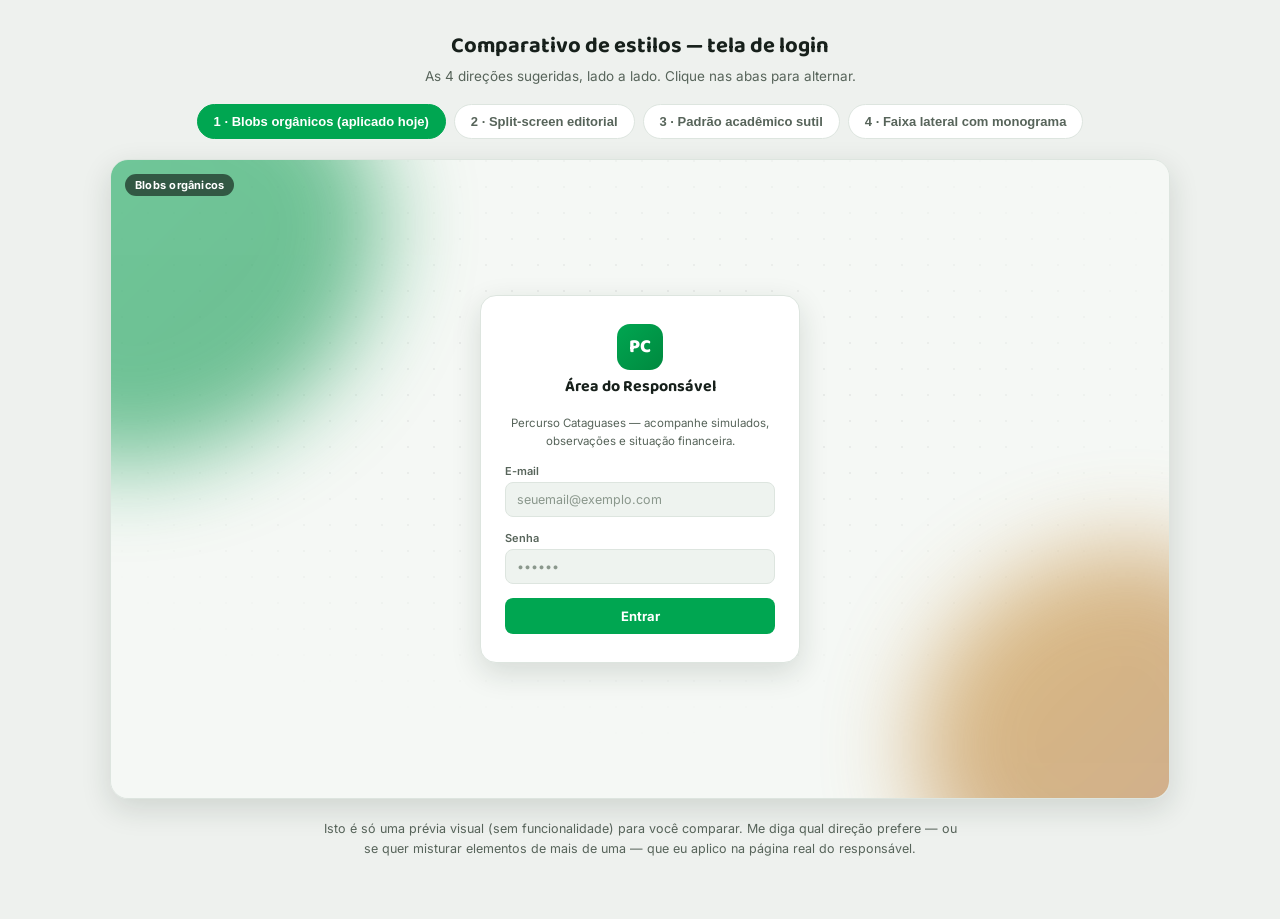
<file: comparativo-login.html>
<!DOCTYPE html>
<html lang="pt-BR">
<head>
<meta charset="UTF-8">
<meta name="viewport" content="width=device-width, initial-scale=1.0">
<title>Comparativo — Tela de Login</title>
<link rel="stylesheet" href="https://fonts.googleapis.com/css2?family=Baloo+2:wght@600;700;800&family=Inter:wght@400;500;600;700&family=JetBrains+Mono:wght@500;600&display=swap">
<style>
  :root {
    --accent: #00a651;
    --accent-strong: #00893f;
    --accent-soft: #e3f5ea;
    --accent-soft-line: #c3e8d2;
    --gold: #c98a1f;
    --gold-soft: #faf1de;
    --bg: #f5f8f5;
    --surface: #ffffff;
    --surface-2: #eef3ef;
    --border: #dde5df;
    --text: #17201b;
    --text-muted: #57645a;
    --text-faint: #8a978c;
    --shadow: 0 1px 2px rgba(20,30,22,.06), 0 4px 16px rgba(20,30,22,.06);
    --shadow-lift: 0 10px 30px rgba(20,40,25,.14);
    --font-display: "Baloo 2", "Poppins", system-ui, sans-serif;
    --font-body: "Inter", system-ui, -apple-system, sans-serif;
    --ease-out-quart: cubic-bezier(.25,1,.5,1);
    --ease-out-expo: cubic-bezier(.16,1,.3,1);
  }
  * { box-sizing: border-box; }
  html, body { margin: 0; padding: 0; }
  body {
    font-family: var(--font-body);
    background: #eef1ee;
    color: var(--text);
    min-height: 100vh;
  }
  .page {
    max-width: 1100px; margin: 0 auto; padding: 28px 20px 60px;
    display: flex; flex-direction: column; gap: 20px;
  }
  .page-head { text-align: center; display: flex; flex-direction: column; gap: 4px; }
  .page-head h1 { font-family: var(--font-display); font-size: 22px; margin: 0; }
  .page-head p { margin: 0; color: var(--text-muted); font-size: 13.5px; }

  .tabs { display: flex; gap: 8px; flex-wrap: wrap; justify-content: center; }
  .tab-btn {
    padding: 9px 16px; border-radius: 999px; border: 1px solid var(--border);
    background: #fff; color: var(--text-muted); font-weight: 600; font-size: 13px; cursor: pointer;
    transition: all .2s var(--ease-out-quart);
  }
  .tab-btn:hover { border-color: var(--accent-soft-line); color: var(--text); }
  .tab-btn.active { background: var(--accent); border-color: var(--accent); color: #fff; }

  .frame {
    position: relative;
    width: 100%;
    height: 640px;
    border-radius: 18px;
    overflow: hidden;
    box-shadow: var(--shadow-lift);
    border: 1px solid var(--border);
  }
  .scene { position: absolute; inset: 0; display: none; }
  .scene.active { display: flex; }
  .scene-label {
    position: absolute; top: 14px; left: 14px; z-index: 5;
    background: rgba(0,0,0,.55); color: #fff; font-size: 11px; font-weight: 700;
    padding: 4px 10px; border-radius: 999px; letter-spacing: .02em;
  }

  /* -------- login card reutilizado em todas as cenas -------- */
  .mini-card {
    width: 100%; max-width: 320px; background: var(--surface); border: 1px solid var(--border);
    border-radius: 16px; box-shadow: var(--shadow-lift); padding: 28px 24px;
    display: flex; flex-direction: column; gap: 14px; position: relative; z-index: 2;
  }
  .mini-logo { display: flex; flex-direction: column; align-items: center; gap: 4px; margin-bottom: 2px; }
  .mini-badge {
    width: 46px; height: 46px; border-radius: 13px;
    background: linear-gradient(135deg, var(--accent), var(--accent-strong));
    display: flex; align-items: center; justify-content: center; color: #fff;
    font-family: var(--font-display); font-weight: 800; font-size: 19px;
  }
  .mini-title { font-family: var(--font-display); font-weight: 700; font-size: 16px; }
  .mini-sub { margin: 0; font-size: 11.5px; color: var(--text-muted); text-align: center; line-height: 1.5; }
  .mini-field { display: flex; flex-direction: column; gap: 4px; }
  .mini-field label { font-size: 11px; font-weight: 600; color: var(--text-muted); }
  .mini-field .box { padding: 9px 11px; border: 1px solid var(--border); border-radius: 8px; background: var(--surface-2); font-size: 12.5px; color: var(--text-faint); }
  .mini-btn {
    background: var(--accent); color: #fff; border: none; border-radius: 8px; padding: 10px 14px;
    font-weight: 700; font-size: 13px; text-align: center;
  }

  /* ===================== CENA 1 — Blobs orgânicos ===================== */
  #scene-blobs {
    align-items: center; justify-content: center; background: var(--bg); overflow: hidden;
  }
  #scene-blobs .dots {
    position: absolute; inset: -10%;
    background-image: radial-gradient(color-mix(in srgb, var(--text) 16%, transparent) 1.4px, transparent 1.4px);
    background-size: 26px 26px;
    -webkit-mask-image: radial-gradient(ellipse 70% 60% at 50% 40%, #000 0%, transparent 75%);
            mask-image: radial-gradient(ellipse 70% 60% at 50% 40%, #000 0%, transparent 75%);
    opacity: .5;
  }
  #scene-blobs .blob { position: absolute; filter: blur(46px); opacity: .55; }
  #scene-blobs .blob-a {
    top: -18%; left: -14%; width: 420px; height: 420px;
    background: linear-gradient(135deg, var(--accent), var(--accent-strong));
    border-radius: 42% 58% 65% 35% / 45% 40% 60% 55%;
    animation: floatA 16s var(--ease-out-quart) infinite;
  }
  #scene-blobs .blob-b {
    bottom: -20%; right: -12%; width: 380px; height: 380px;
    background: linear-gradient(135deg, var(--gold), #a86b3e);
    border-radius: 60% 40% 35% 65% / 55% 60% 40% 45%;
    animation: floatB 19s var(--ease-out-quart) infinite;
  }
  @keyframes floatA { 0%,100% { transform: translate(0,0) rotate(0); } 50% { transform: translate(20px,-24px) rotate(10deg); } }
  @keyframes floatB { 0%,100% { transform: translate(0,0) rotate(0); } 50% { transform: translate(-22px,18px) rotate(-8deg); } }

  /* ===================== CENA 2 — Split-screen editorial ===================== */
  #scene-split { background: var(--surface); }
  #scene-split .left-panel {
    width: 44%; height: 100%; position: relative; overflow: hidden;
    background: linear-gradient(155deg, var(--accent-strong), #00622c 70%);
    display: flex; flex-direction: column; justify-content: space-between;
    padding: 34px 30px; color: #fff;
  }
  #scene-split .left-panel .shapes { position: absolute; inset: 0; opacity: .5; }
  #scene-split .left-panel .shapes svg { position: absolute; }
  #scene-split .brand-mark { display: flex; align-items: center; gap: 10px; position: relative; z-index: 2; }
  #scene-split .brand-mark .dot { width: 10px; height: 10px; border-radius: 50%; background: var(--gold); }
  #scene-split .brand-mark span { font-family: var(--font-display); font-weight: 700; font-size: 15px; }
  #scene-split .headline { position: relative; z-index: 2; }
  #scene-split .headline h2 { font-family: var(--font-display); font-size: 26px; line-height: 1.25; margin: 0 0 10px; font-weight: 700; }
  #scene-split .headline p { margin: 0; font-size: 12.5px; opacity: .85; line-height: 1.6; max-width: 260px; }
  #scene-split .right-panel { flex: 1; display: flex; align-items: center; justify-content: center; padding: 20px; background: var(--bg); }

  /* ===================== CENA 3 — Padrão acadêmico sutil ===================== */
  #scene-pattern { align-items: center; justify-content: center; background: var(--bg); overflow: hidden; }
  #scene-pattern .pattern-layer {
    position: absolute; inset: 0;
    background-image:
      url("data:image/svg+xml;utf8,<svg xmlns='http://www.w3.org/2000/svg' width='120' height='120'><g fill='none' stroke='%2300a651' stroke-width='1.5' opacity='0.16'><path d='M20 30 L40 22 L60 30 L40 38 Z'/><path d='M40 38 V 50'/><circle cx='40' cy='52' r='2'/><rect x='85' y='20' width='18' height='14' rx='1.5'/><line x1='85' y1='26' x2='103' y2='26'/><line x1='85' y1='30' x2='103' y2='30'/><path d='M15 85 l16 -16 l3 3 l-16 16 l-5 1 Z'/></g></svg>");
    background-size: 120px 120px;
  }
  #scene-pattern .pattern-fade {
    position: absolute; inset: 0;
    background: radial-gradient(ellipse 60% 55% at 50% 45%, transparent 0%, var(--bg) 78%);
  }

  /* ===================== CENA 4 — Faixa lateral com monograma ===================== */
  #scene-sidebar { background: var(--bg); }
  #scene-sidebar .side-bar {
    width: 130px; height: 100%; position: relative; flex-shrink: 0;
    background: linear-gradient(180deg, var(--accent), var(--accent-strong));
    clip-path: polygon(0 0, 100% 0, 78% 100%, 0% 100%);
    display: flex; align-items: flex-end; padding: 30px 0 40px 26px;
  }
  #scene-sidebar .side-bar .mono {
    font-family: var(--font-display); font-weight: 800; font-size: 64px; color: rgba(255,255,255,.24);
    line-height: .8; letter-spacing: -2px;
  }
  #scene-sidebar .side-content { flex: 1; display: flex; align-items: center; justify-content: center; padding: 20px; }

  .caption { text-align: center; font-size: 12.5px; color: var(--text-muted); max-width: 640px; margin: 0 auto; line-height: 1.6; }
</style>
</head>
<body>
<div class="page">
  <div class="page-head">
    <h1>Comparativo de estilos — tela de login</h1>
    <p>As 4 direções sugeridas, lado a lado. Clique nas abas para alternar.</p>
  </div>

  <div class="tabs">
    <button class="tab-btn active" data-target="scene-blobs">1 · Blobs orgânicos (aplicado hoje)</button>
    <button class="tab-btn" data-target="scene-split">2 · Split-screen editorial</button>
    <button class="tab-btn" data-target="scene-pattern">3 · Padrão acadêmico sutil</button>
    <button class="tab-btn" data-target="scene-sidebar">4 · Faixa lateral com monograma</button>
  </div>

  <div class="frame">
    <!-- CENA 1 -->
    <div class="scene active" id="scene-blobs">
      <span class="scene-label">Blobs orgânicos</span>
      <div class="dots"></div>
      <div class="blob blob-a"></div>
      <div class="blob blob-b"></div>
      <div class="mini-card">
        <div class="mini-logo"><div class="mini-badge">PC</div><div class="mini-title">Área do Responsável</div></div>
        <p class="mini-sub">Percurso Cataguases — acompanhe simulados, observações e situação financeira.</p>
        <div class="mini-field"><label>E-mail</label><div class="box">seuemail@exemplo.com</div></div>
        <div class="mini-field"><label>Senha</label><div class="box">••••••</div></div>
        <div class="mini-btn">Entrar</div>
      </div>
    </div>

    <!-- CENA 2 -->
    <div class="scene" id="scene-split">
      <span class="scene-label">Split-screen editorial</span>
      <div class="left-panel">
        <div class="shapes">
          <svg width="220" height="220" style="top:-40px; right:-50px;"><circle cx="110" cy="110" r="100" fill="none" stroke="#fff" stroke-width="1.5" opacity=".4"/></svg>
          <svg width="140" height="140" style="bottom:20px; left:-30px;"><rect x="10" y="10" width="100" height="100" rx="18" fill="none" stroke="#fff" stroke-width="1.5" opacity=".3" transform="rotate(18 60 60)"/></svg>
          <svg width="90" height="90" style="bottom:120px; right:20px;"><path d="M10 60 L45 15 L80 60 L45 45 Z" fill="#fff" opacity=".12"/></svg>
        </div>
        <div class="brand-mark"><div class="dot"></div><span>Percurso Cataguases</span></div>
        <div class="headline">
          <h2>Acompanhe a jornada do seu filho até a aprovação.</h2>
          <p>Simulados, observações da coordenação e situação financeira, tudo em um só lugar.</p>
        </div>
      </div>
      <div class="right-panel">
        <div class="mini-card" style="box-shadow:none; border:none;">
          <div class="mini-logo"><div class="mini-title" style="font-size:18px;">Entrar</div></div>
          <div class="mini-field"><label>E-mail</label><div class="box">seuemail@exemplo.com</div></div>
          <div class="mini-field"><label>Senha</label><div class="box">••••••</div></div>
          <div class="mini-btn">Entrar</div>
        </div>
      </div>
    </div>

    <!-- CENA 3 -->
    <div class="scene" id="scene-pattern">
      <span class="scene-label">Padrão acadêmico sutil</span>
      <div class="pattern-layer"></div>
      <div class="pattern-fade"></div>
      <div class="mini-card">
        <div class="mini-logo"><div class="mini-badge">PC</div><div class="mini-title">Área do Responsável</div></div>
        <p class="mini-sub">Percurso Cataguases — acompanhe simulados, observações e situação financeira.</p>
        <div class="mini-field"><label>E-mail</label><div class="box">seuemail@exemplo.com</div></div>
        <div class="mini-field"><label>Senha</label><div class="box">••••••</div></div>
        <div class="mini-btn">Entrar</div>
      </div>
    </div>

    <!-- CENA 4 -->
    <div class="scene" id="scene-sidebar">
      <span class="scene-label">Faixa lateral com monograma</span>
      <div class="side-bar"><div class="mono">PC</div></div>
      <div class="side-content">
        <div class="mini-card">
          <div class="mini-logo"><div class="mini-title">Área do Responsável</div></div>
          <p class="mini-sub">Percurso Cataguases — acompanhe simulados, observações e situação financeira.</p>
          <div class="mini-field"><label>E-mail</label><div class="box">seuemail@exemplo.com</div></div>
          <div class="mini-field"><label>Senha</label><div class="box">••••••</div></div>
          <div class="mini-btn">Entrar</div>
        </div>
      </div>
    </div>
  </div>

  <p class="caption">Isto é só uma prévia visual (sem funcionalidade) para você comparar. Me diga qual direção prefere — ou se quer misturar elementos de mais de uma — que eu aplico na página real do responsável.</p>
</div>

<script>
document.querySelectorAll('.tab-btn').forEach(btn => {
  btn.addEventListener('click', () => {
    document.querySelectorAll('.tab-btn').forEach(b => b.classList.remove('active'));
    document.querySelectorAll('.scene').forEach(s => s.classList.remove('active'));
    btn.classList.add('active');
    document.getElementById(btn.dataset.target).classList.add('active');
  });
});
</script>
</body>
</html>
</file>
